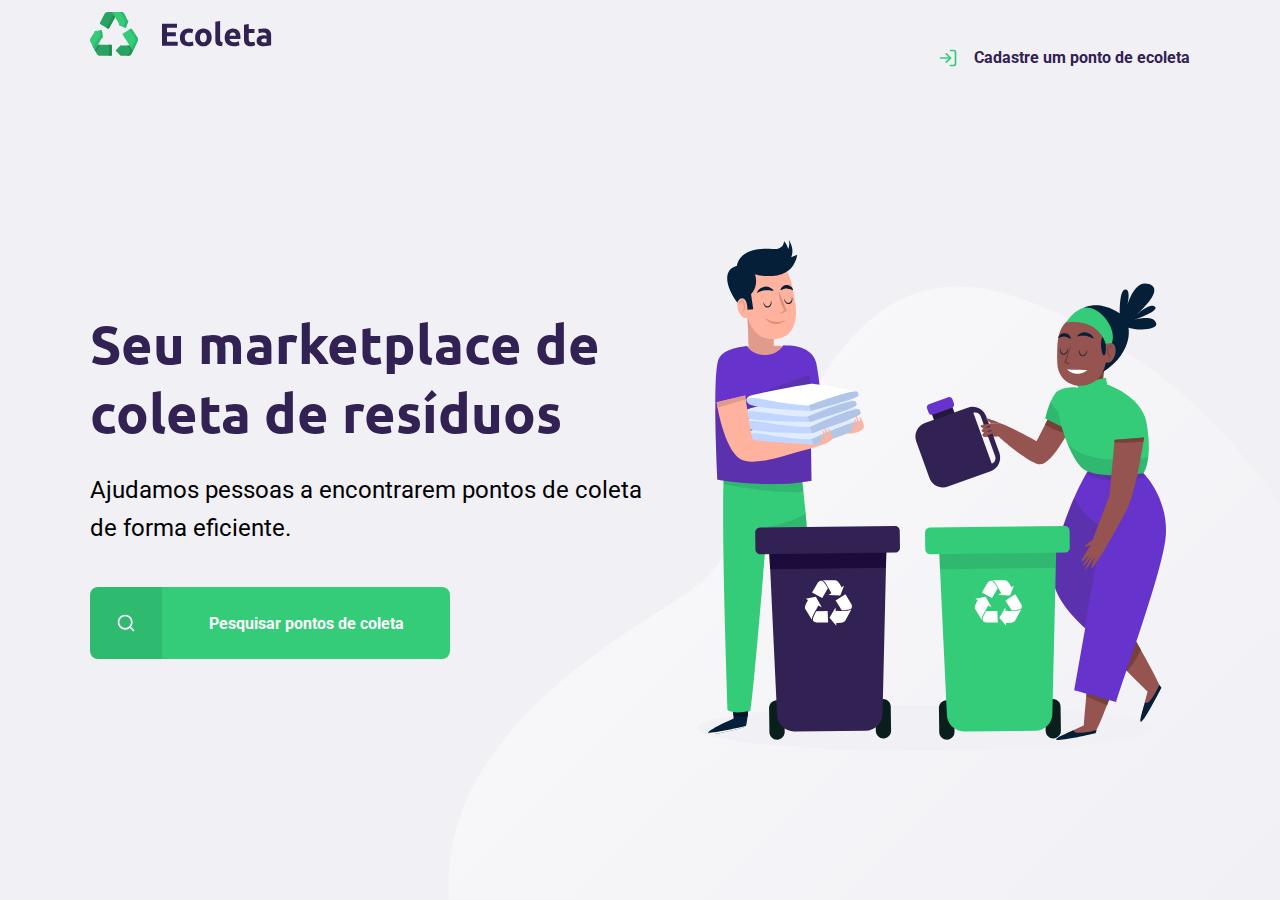
<file: index.html>
<!DOCTYPE html>
<html lang="pt-br">
  <head>
    <meta charset="UTF-8" />
    <meta name="viewport" content="width=device-width, initial-scale=1.0" />
    <title>Ecoleta</title>

    <link
      href="https://fonts.googleapis.com/css2?family=Roboto&family=Ubuntu:wght@700&display=swap"
      rel="stylesheet"
    />
    <link rel="stylesheet" href="/styles/main.css" />
    <link rel="stylesheet" href="/styles/home.css" />
    <link rel="stylesheet" href="/styles/responsive.css" />
  </head>
  <body>
    <div id="page-home">
      <div class="content">
        <header>
          <img src="/assets//logo.svg" alt="Logomarca" />
          <a href="#">
            <span></span>
            Cadastre um ponto de ecoleta
          </a>
        </header>

        <main>
          <h1>Seu marketplace de coleta de resíduos</h1>
          <p>
            Ajudamos pessoas a encontrarem pontos de coleta de forma eficiente.
          </p>
          <a href="#"
            ><span></span><strong>Pesquisar pontos de coleta</strong></a
          >
        </main>
      </div>
    </div>
  </body>
</html>
</file>
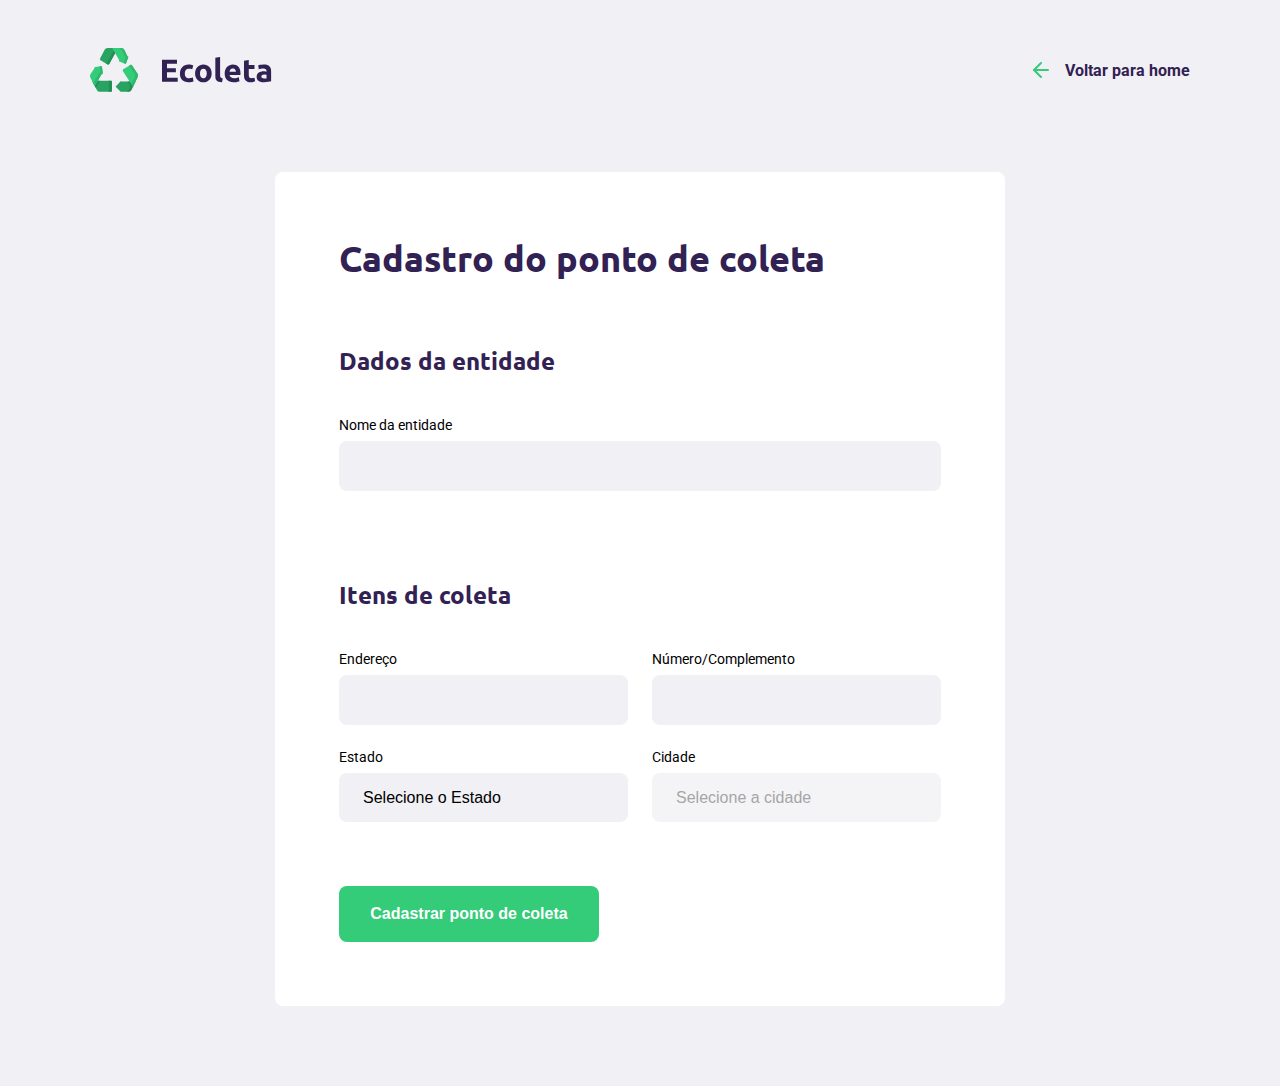
<file: create-point.html>
<!DOCTYPE html>
<html lang="pt-br">
  <head>
    <meta charset="UTF-8" />
    <meta name="viewport" content="width=device-width, initial-scale=1.0" />
    <title>Criar um ponto de coleta</title>

    <link
      href="https://fonts.googleapis.com/css2?family=Roboto&family=Ubuntu:wght@700&display=swap"
      rel="stylesheet"
    />
    <link rel="stylesheet" href="/styles/main.css" />
    <link rel="stylesheet" href="/styles/create-point.css" />
    <link rel="stylesheet" href="/styles/responsive.css" />
  </head>
  <body>
    <div id="page-create-point">
      <header>
        <img src="/assets//logo.svg" alt="Logomarca" />
        <a href="#">
          <span></span>
          Voltar para home
        </a>
      </header>

      <form action="">
        <h1>Cadastro do ponto de coleta</h1>

        <fieldset>
          <legend>
            <h2>Dados da entidade</h2>
          </legend>
          <div class="field">
            <label for="name">Nome da entidade</label>
            <input type="text" name="name" />
          </div>
        </fieldset>

        <fieldset>
          <legend>
            <h2>Itens de coleta</h2>
          </legend>
          <div class="field-group">
            <div class="field">
              <label for="address">Endereço</label>
              <input type="text" name="address" />
            </div>
            <div class="field">
              <label for="address2">Número/Complemento</label>
              <input type="text" name="address2" />
            </div>
          </div>

          <div class="field-group">
            <div class="field">
              <label for="state">Estado</label>
              <select name="uf">
                <option value="">Selecione o Estado</option>
              </select>
              <input type="hidden" name="state" />
            </div>

            <div class="field">
              <label for="city">Cidade</label>
              <select name="city" disabled>
                <option value="">Selecione a cidade</option>
              </select>
            </div>
          </div>
        </fieldset>

        <button type="submit">Cadastrar ponto de coleta</button>
      </form>
    </div>

    <script src="/scripts/create-point.js"></script>
  </body>
</html>
</file>
<file: styles/main.css>
:root {
  --title-color: #322153;
  --primary-color: #34cb79;
}

* {
  margin: 0;
  padding: 0;
  box-sizing: border-box;
}

html {
  font-family: Roboto, sans-serif;
}

body {
  background: #f0f0f5;
  -webkit-font-smoothing: antialised;
}

a {
  text-decoration: none;
}

h1,
h2,
h3,
h4,
h5,
h6 {
  font-family: Ubuntu, sans-serif;
  color: var(--title-color);
}
</file>
<file: styles/home.css>
#page-home {
  height: 100vh;
  background: url("../assets/home-background.svg") no-repeat;
  background-position: 35vw bottom;
}

#page-home .content {
  width: 90%;
  max-width: 1100px;
  height: 100%;
  margin: 0 auto;
  display: flex;
  flex-direction: column;
}

#page-home header {
  display: flex;
  align-items: center;
  justify-content: space-between;
}

#page-home header a {
  margin-top: 48px;
  display: flex;
  color: var(--title-color);
  font-weight: 700;
}

#page-home header a span {
  margin-right: 16px;
  display: flex;
  background-image: url("../assets/log-in.svg");
  width: 20px;
  height: 20px;
}

#page-home main {
  max-width: 560px;
  flex: 1;
  display: flex;
  flex-direction: column;
  justify-content: center;
}

#page-home main h1 {
  font-size: 54px;
}

#page-home main p {
  font-size: 24px;
  line-height: 38px;
  margin-top: 24px;
}

#page-home main a {
  width: 100%;
  max-width: 360px;
  height: 72px;
  border-radius: 8px;
  display: flex;
  align-items: center;
  margin-top: 40px;
  background: var(--primary-color);
  transition: 400ms;
}

#page-home main a:hover {
  background-color: #2fb86e;
}

#page-home main a span {
  width: 72px;
  height: 72px;
  border-top-left-radius: 8px;
  border-bottom-left-radius: 8px;
  background-color: rgba(0, 0, 0, 0.08);
  display: flex;
  align-items: center;
  justify-content: center;
}

#page-home main a span::after {
  content: "";
  background-image: url("../assets/search.svg");
  width: 20px;
  height: 20px;
}

#page-home main a strong {
  flex: 1;
  color: white;
  text-align: center;
}
</file>
<file: styles/responsive.css>
@media (max-width: 900px) {
  #page-home {
    background-position-x: 70vw;
  }

  #page-home .content {
    align-items: center;
    text-align: center;
  }
  #page-home header a {
    position: absolute;
    bottom: 48px;
    left: 50%;
    transform: translateX(-50%);
  }

  #page-home main {
    align-items: center;
  }
}

@media (min-width: 1700px) {
  #page-home {
    background-position-x: 40vw;
  }
}

@media (max-heigth: 760px) {
  #page-home {
    background-position-y: 200px;
  }
}
</file>
<file: styles/create-point.css>
#page-create-point {
  width: 90%;
  max-width: 1100px;
  margin: 0 auto;
}

#page-create-point header {
  margin-top: 48px;
  display: flex;
  justify-content: space-between;
  align-items: center;
}

#page-create-point header a {
  color: var(--title-color);
  font-weight: bold;
  display: flex;
  align-items: center;
}

#page-create-point header a span {
  margin-right: 16px;
  background-image: url("../assets/arrow-left.svg");
  display: flex;
  width: 20px;
  height: 24px;
}

form {
  background-color: white;
  margin: 80px auto;
  padding: 64px;
  border-radius: 8px;
  max-width: 730px;
}

form h1 {
  font-size: 36px;
}

form fieldset {
  margin-top: 64px;
  border: 0;
}

form legend {
  margin-bottom: 40px;
}

form legend h2 {
  font-size: 24px;
}

form .field {
  flex: 1;
  display: flex;
  flex-direction: column;
  margin-bottom: 24px;
}

form .field-group {
  display: flex;
}

form input,
form select {
  background-color: #f0f0f5;
  border: 0;
  padding: 16px 24px;
  font-size: 16px;
  border-radius: 8px;
  /* outline: none; */
}

form select {
  -webkit-appearance: none;
  -moz-appearance: none;
  appearance: none;
}

form label {
  font-size: 14px;
  margin-bottom: 8px;
}

form .field-group .field + .field {
  margin-left: 24px;
}

form button {
  width: 260px;
  height: 56px;
  background-color: var(--primary-color);
  border-radius: 8px;
  color: white;
  font-weight: bold;
  font-size: 16px;
  border: 0;
  margin-top: 40px;
  transition-duration: 400ms;
}

form button:hover {
  background-color: #2fb86e;
}
</file>
